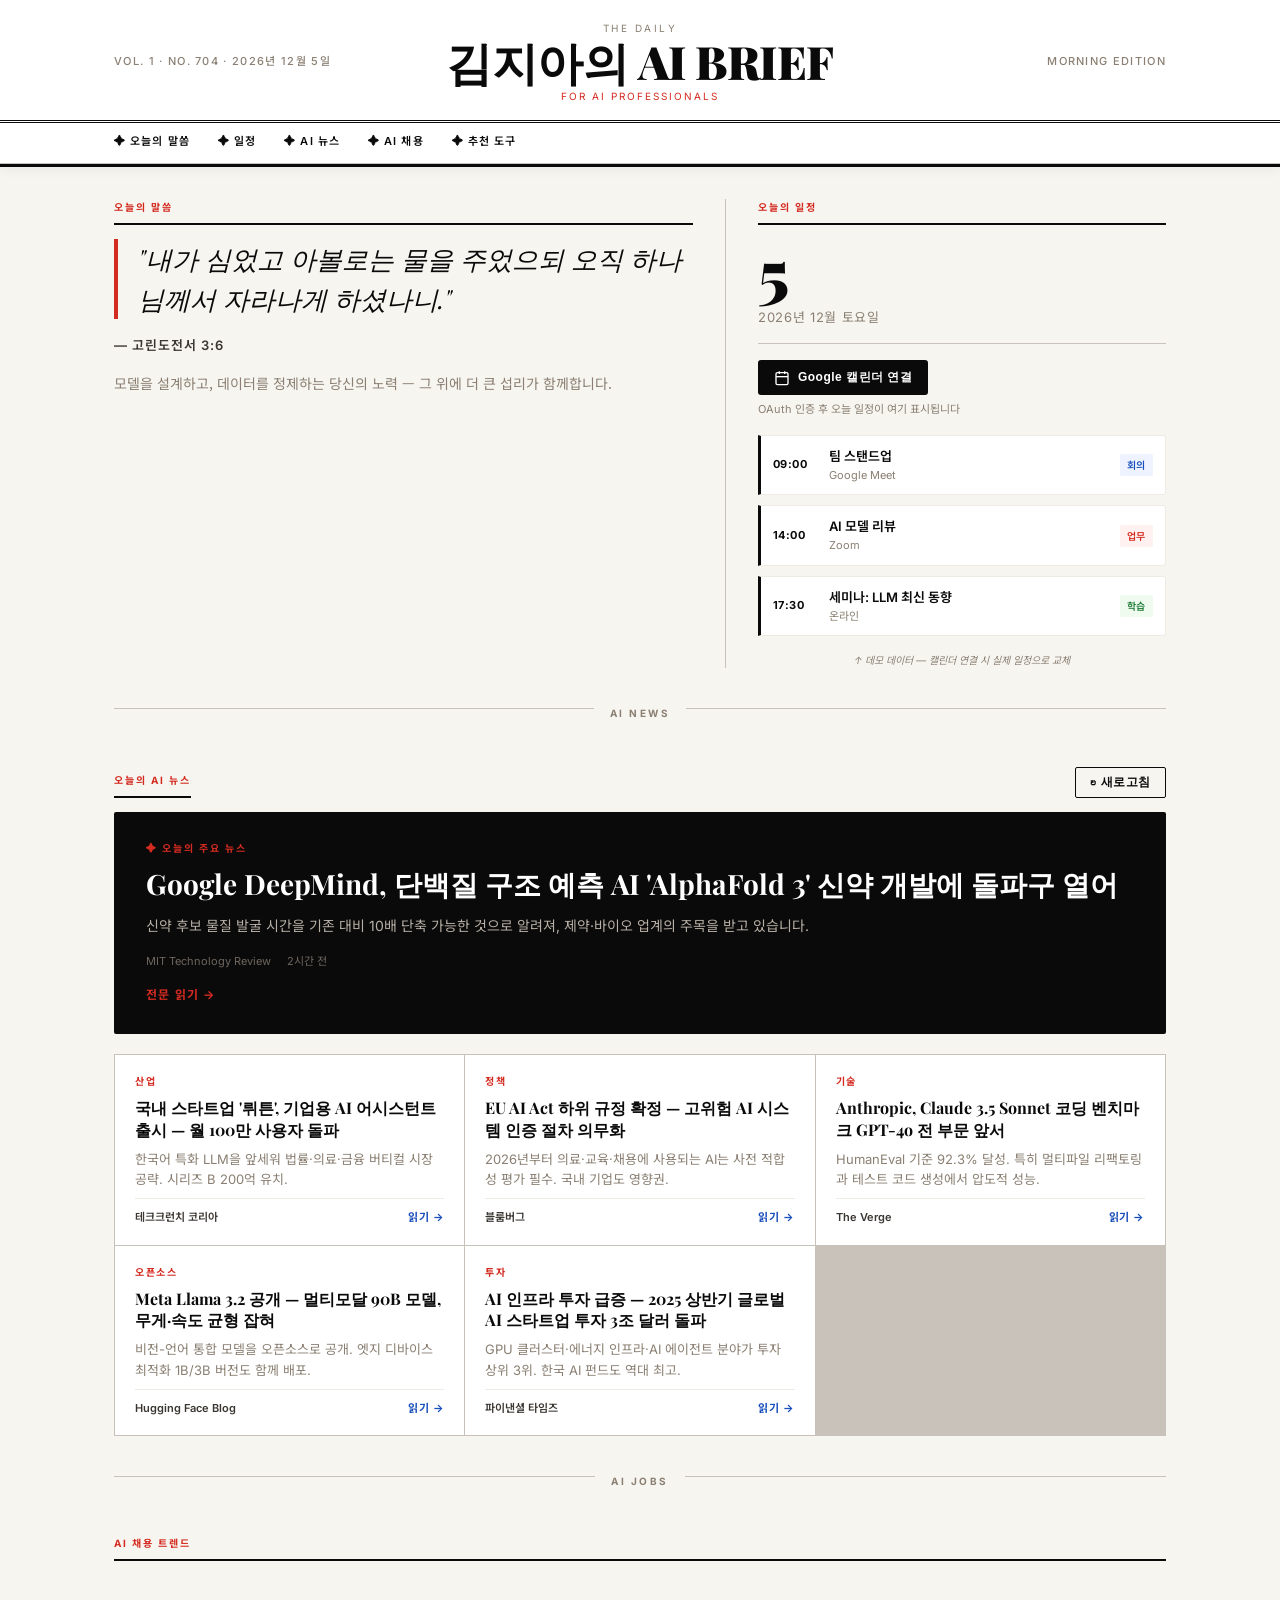
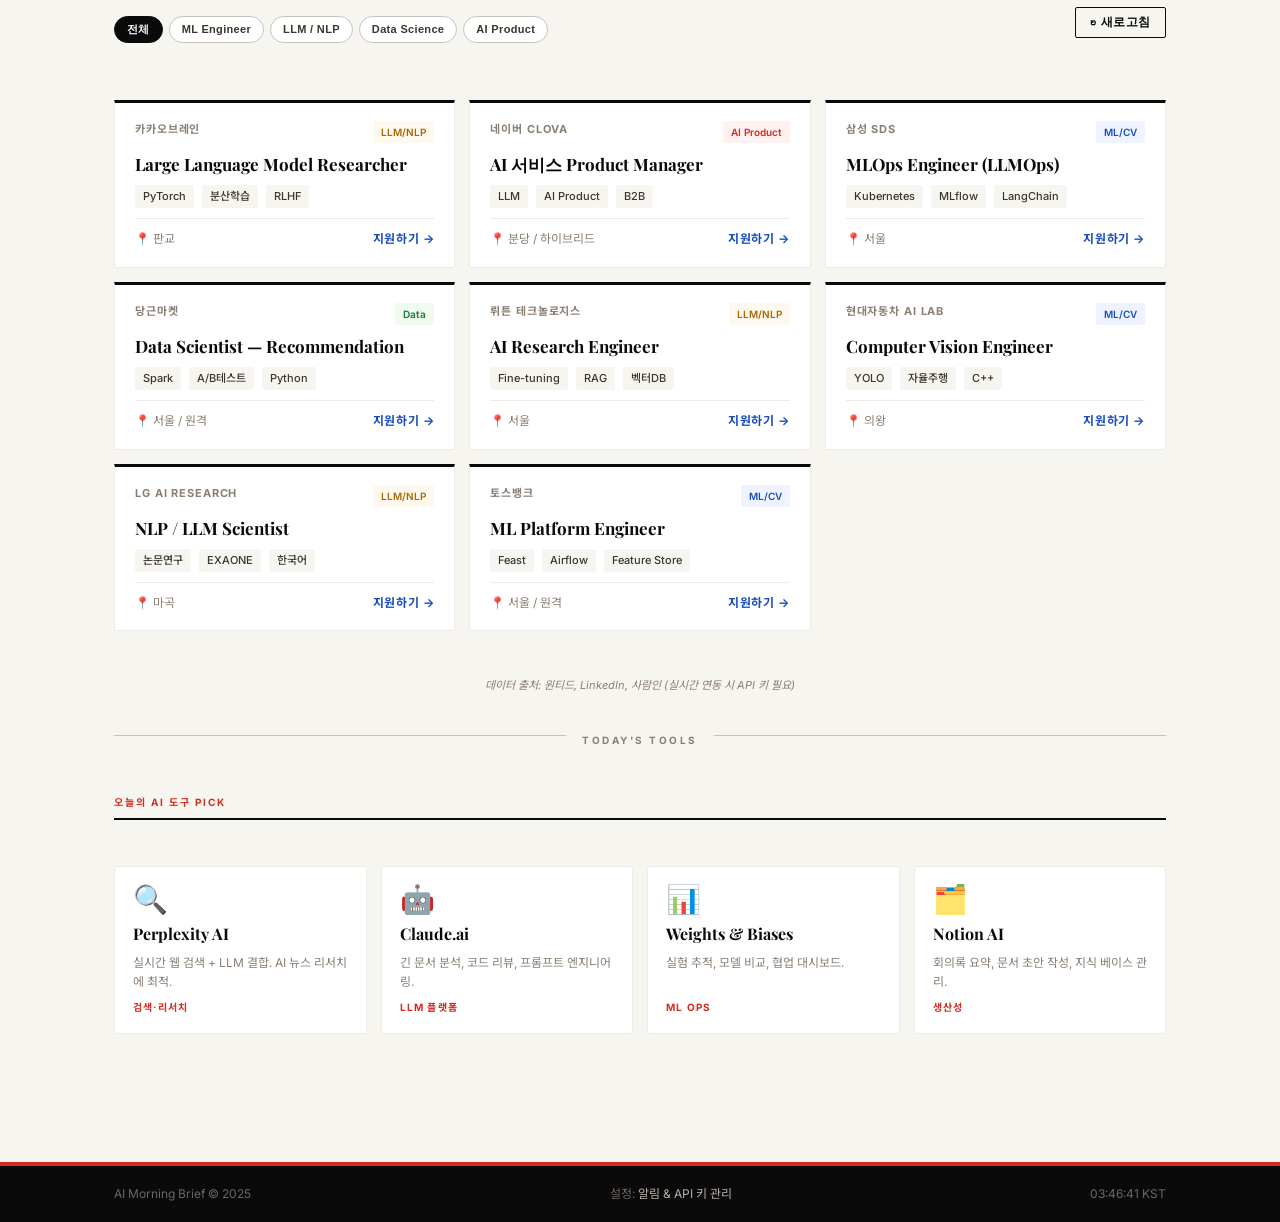
<file: index.html>
<!DOCTYPE html>
<html lang="ko">
<head>
<meta charset="UTF-8">
<meta name="viewport" content="width=device-width, initial-scale=1.0">
<title>김지아씨의 AI Morning Brief</title>
<link rel="preconnect" href="https://fonts.googleapis.com">
<link rel="preconnect" href="https://fonts.gstatic.com" crossorigin>
<link href="https://fonts.googleapis.com/css2?family=Playfair+Display:ital,wght@0,400;0,700;0,900;1,400;1,700&family=Inter:wght@300;400;500;600&family=Noto+Sans+KR:wght@300;400;500;700&display=swap" rel="stylesheet">
<link rel="stylesheet" href="style.css">
</head>
<body>

<!-- ───── MASTHEAD ───── -->
<header class="masthead">
  <div class="masthead-top">
    <span class="issue-info" id="issueDate">Loading...</span>
    <div class="masthead-logo">
      <span class="logo-eyebrow">The Daily</span>
      <h1 class="logo-title">김지아의 AI BRIEF</h1>
      <span class="logo-sub">For AI Professionals</span>
    </div>
    <span class="issue-info issue-right">Morning Edition</span>
  </div>
  <div class="masthead-rule"></div>
  <nav class="section-nav">
    <a href="#verse">✦ 오늘의 말씀</a>
    <a href="#calendar">✦ 일정</a>
    <a href="#ainews">✦ AI 뉴스</a>
    <a href="#jobs">✦ AI 채용</a>
    <a href="#tools">✦ 추천 도구</a>
  </nav>
  <div class="masthead-rule thin"></div>
</header>

<main class="page">

  <!-- ───── ROW 1: VERSE + WEATHER + CALENDAR ───── -->
  <section class="row row-top" id="verse">
    
    <!-- 성경 말씀 (메인 칼럼) -->
    <article class="col-main verse-block">
      <div class="section-eyebrow">오늘의 말씀</div>
      <blockquote class="verse-text" id="verseText">
        <span class="verse-loading">말씀을 불러오는 중...</span>
      </blockquote>
      <cite class="verse-ref" id="verseRef"></cite>
      <p class="verse-reflection" id="verseReflection"></p>
    </article>

    <!-- 사이드: 날짜 + 달력 요약 -->
    <aside class="col-side" id="calendar">
      <div class="section-eyebrow">오늘의 일정</div>
      
      <div class="date-display">
        <div class="date-big" id="dateBig">--</div>
        <div class="date-detail" id="dateDetail">--</div>
      </div>

      <div class="calendar-connect">
        <button class="btn-calendar" id="calBtn" onclick="connectCalendar()">
          <svg width="16" height="16" viewBox="0 0 24 24" fill="none" stroke="currentColor" stroke-width="2"><rect x="3" y="4" width="18" height="18" rx="2"/><line x1="16" y1="2" x2="16" y2="6"/><line x1="8" y1="2" x2="8" y2="6"/><line x1="3" y1="10" x2="21" y2="10"/></svg>
          Google 캘린더 연결
        </button>
        <p class="cal-note">OAuth 인증 후 오늘 일정이 여기 표시됩니다</p>
      </div>

      <div class="events-list" id="eventsList">
        <!-- 캘린더 연결 후 채워짐 / 데모 데이터 -->
        <div class="event-item demo">
          <span class="event-time">09:00</span>
          <div class="event-detail">
            <span class="event-title">팀 스탠드업</span>
            <span class="event-loc">Google Meet</span>
          </div>
          <span class="event-badge meeting">회의</span>
        </div>
        <div class="event-item demo">
          <span class="event-time">14:00</span>
          <div class="event-detail">
            <span class="event-title">AI 모델 리뷰</span>
            <span class="event-loc">Zoom</span>
          </div>
          <span class="event-badge work">업무</span>
        </div>
        <div class="event-item demo">
          <span class="event-time">17:30</span>
          <div class="event-detail">
            <span class="event-title">세미나: LLM 최신 동향</span>
            <span class="event-loc">온라인</span>
          </div>
          <span class="event-badge learn">학습</span>
        </div>
        <p class="demo-note">↑ 데모 데이터 — 캘린더 연결 시 실제 일정으로 교체</p>
      </div>
    </aside>

  </section>

  <div class="section-rule"><span>AI NEWS</span></div>

  <!-- ───── ROW 2: AI 뉴스 ───── -->
  <section class="row row-news" id="ainews">

    <div class="news-header-row">
      <div class="section-eyebrow">오늘의 AI 뉴스</div>
      <button class="btn-refresh" onclick="loadAINews()">↻ 새로고침</button>
    </div>

    <!-- 주요 뉴스 (히어로) -->
    <div class="news-hero" id="newsHero">
      <div class="news-skeleton">뉴스를 불러오는 중...</div>
    </div>

    <!-- 서브 뉴스 그리드 -->
    <div class="news-grid" id="newsGrid">
      <!-- JS로 채워짐 -->
    </div>

  </section>

  <div class="section-rule"><span>AI JOBS</span></div>

  <!-- ───── ROW 3: 채용 정보 ───── -->
  <section class="row" id="jobs">
    <div class="section-eyebrow">AI 채용 트렌드</div>
    
    <div class="jobs-bar">
      <div class="jobs-filter">
        <button class="filter-btn active" onclick="filterJobs('all', this)">전체</button>
        <button class="filter-btn" onclick="filterJobs('ml', this)">ML Engineer</button>
        <button class="filter-btn" onclick="filterJobs('llm', this)">LLM / NLP</button>
        <button class="filter-btn" onclick="filterJobs('data', this)">Data Science</button>
        <button class="filter-btn" onclick="filterJobs('product', this)">AI Product</button>
      </div>
      <button class="btn-refresh" onclick="loadJobs()">↻ 새로고침</button>
    </div>

    <div class="jobs-grid" id="jobsGrid">
      <!-- JS로 채워짐 -->
    </div>

    <p class="data-source">데이터 출처: 원티드, LinkedIn, 사람인 (실시간 연동 시 API 키 필요)</p>
  </section>

  <div class="section-rule"><span>TODAY'S TOOLS</span></div>

  <!-- ───── ROW 4: AI 도구 추천 ───── -->
  <section class="row" id="tools">
    <div class="section-eyebrow">오늘의 AI 도구 Pick</div>
    <div class="tools-grid" id="toolsGrid">
      <!-- JS로 채워짐 -->
    </div>
  </section>

</main>

<!-- ───── FOOTER ───── -->
<footer class="footer">
  <div class="footer-rule"></div>
  <div class="footer-inner">
    <span>AI Morning Brief © 2025</span>
    <span class="footer-mid">설정: <a href="settings.html">알림 & API 키 관리</a></span>
    <span id="footerTime"></span>
  </div>
</footer>

<!-- 캘린더 모달 -->
<div class="modal-overlay" id="calModal" onclick="closeModal()">
  <div class="modal" onclick="event.stopPropagation()">
    <div class="modal-header">
      <h3>Google 캘린더 연결</h3>
      <button onclick="closeModal()">✕</button>
    </div>
    <div class="modal-body">
      <p>Google Calendar API를 연결하려면 아래 단계를 따르세요:</p>
      <ol class="setup-steps">
        <li><strong>Google Cloud Console</strong>에서 프로젝트 생성</li>
        <li>Calendar API 활성화</li>
        <li>OAuth 2.0 클라이언트 ID 발급</li>
        <li><code>config.js</code>에 클라이언트 ID 입력</li>
      </ol>
      <div class="config-preview">
        <code>// config.js<br>
const CONFIG = {<br>
&nbsp;&nbsp;GOOGLE_CLIENT_ID: "your-client-id.apps.googleusercontent.com",<br>
&nbsp;&nbsp;BIBLE_API_KEY: "your-bible-api-key", // scripture.api.bible<br>
&nbsp;&nbsp;NEWS_API_KEY: "your-newsapi-key"   // newsapi.org<br>
};</code>
      </div>
      <a href="https://console.cloud.google.com" target="_blank" class="btn-primary">Google Cloud Console 열기 →</a>
    </div>
  </div>
</div>

<script src="config.js"></script>
<script src="app.js"></script>
</body>
</html>
</file>
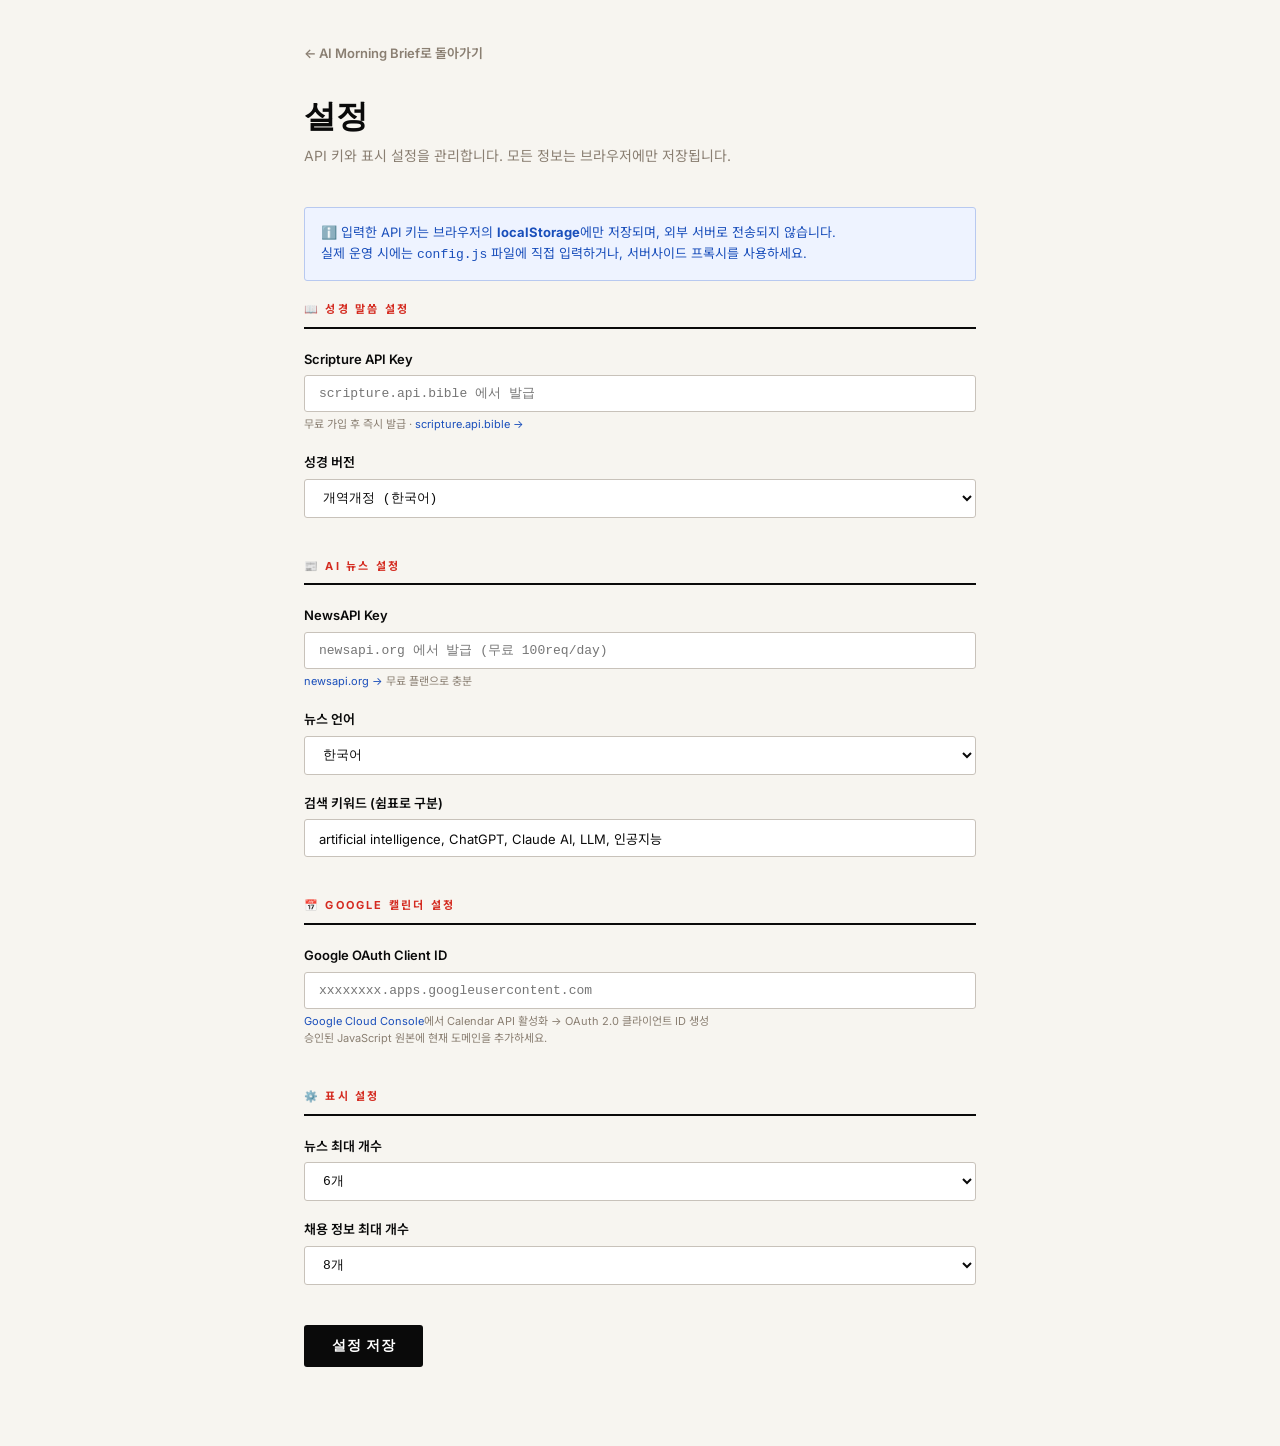
<file: settings.html>
<!DOCTYPE html>
<html lang="ko">
<head>
<meta charset="UTF-8">
<meta name="viewport" content="width=device-width, initial-scale=1.0">
<title>설정 — AI Morning Brief</title>
<link href="https://fonts.googleapis.com/css2?family=Playfair+Display:wght@700;900&family=Inter:wght@300;400;500;600&family=Noto+Sans+KR:wght@400;500;700&display=swap" rel="stylesheet">
<link rel="stylesheet" href="style.css">
<style>
  .settings-page { max-width: 720px; margin: 0 auto; padding: 40px 24px 80px; }
  .settings-title { font-family: var(--font-serif); font-size: 32px; font-weight: 900; margin-bottom: 6px; }
  .settings-sub { font-size: 14px; color: var(--ink-mute); margin-bottom: 40px; }

  .setting-group { margin-bottom: 40px; }
  .setting-group-title {
    font-size: 11px; font-weight: 700; letter-spacing: 0.2em; text-transform: uppercase;
    color: var(--accent); border-bottom: 2px solid var(--ink); padding-bottom: 8px; margin-bottom: 20px;
  }

  .field { margin-bottom: 18px; }
  .field label { display: block; font-size: 13px; font-weight: 600; color: var(--ink); margin-bottom: 6px; }
  .field small { display: block; font-size: 11px; color: var(--ink-mute); margin-top: 4px; }
  .field a { color: var(--accent-blue); font-size: 11px; }

  .field input, .field select {
    width: 100%; padding: 10px 14px; border: 1.5px solid var(--rule-thin);
    border-radius: 3px; font-size: 13px; font-family: monospace;
    background: var(--white); color: var(--ink);
    transition: border-color 0.15s;
  }
  .field input:focus, .field select:focus {
    outline: none; border-color: var(--ink);
  }

  .save-btn {
    padding: 12px 28px; background: var(--ink); color: var(--white); border: none;
    border-radius: 3px; font-size: 14px; font-weight: 600; cursor: pointer; letter-spacing: 0.05em;
    transition: background 0.15s;
  }
  .save-btn:hover { background: var(--accent); }

  .info-box {
    background: #EEF3FF; border: 1px solid #B8C9F0; border-radius: 3px;
    padding: 14px 16px; margin-bottom: 20px; font-size: 13px; color: #1A4FBB; line-height: 1.6;
  }

  .back-link { display: inline-flex; align-items: center; gap: 6px; font-size: 13px; font-weight: 600;
    color: var(--ink-mute); margin-bottom: 24px; }
  .back-link:hover { color: var(--ink); text-decoration: none; }

  .toast { position: fixed; bottom: 24px; right: 24px; background: var(--ink); color: var(--white);
    padding: 12px 20px; border-radius: 3px; font-size: 13px; font-weight: 500;
    transform: translateY(80px); opacity: 0; transition: all 0.3s; z-index: 9999; }
  .toast.show { transform: translateY(0); opacity: 1; }
</style>
</head>
<body>
<div class="settings-page">
  <a href="index.html" class="back-link">← AI Morning Brief로 돌아가기</a>

  <h1 class="settings-title">설정</h1>
  <p class="settings-sub">API 키와 표시 설정을 관리합니다. 모든 정보는 브라우저에만 저장됩니다.</p>

  <div class="info-box">
    ℹ️ 입력한 API 키는 브라우저의 <strong>localStorage</strong>에만 저장되며, 외부 서버로 전송되지 않습니다.<br>
    실제 운영 시에는 <code>config.js</code> 파일에 직접 입력하거나, 서버사이드 프록시를 사용하세요.
  </div>

  <!-- 성경 API -->
  <div class="setting-group">
    <div class="setting-group-title">📖 성경 말씀 설정</div>
    <div class="field">
      <label>Scripture API Key</label>
      <input type="password" id="bibleKey" placeholder="scripture.api.bible 에서 발급">
      <small>무료 가입 후 즉시 발급 · <a href="https://scripture.api.bible" target="_blank">scripture.api.bible →</a></small>
    </div>
    <div class="field">
      <label>성경 버전</label>
      <select id="bibleVersion">
        <option value="de4e12af7fb5a05f-01">개역개정 (한국어)</option>
        <option value="9879dbb7cfe39e4d-04">English Standard Version</option>
        <option value="de4e12af7fb5a05f-02">개역한글</option>
      </select>
    </div>
  </div>

  <!-- 뉴스 API -->
  <div class="setting-group">
    <div class="setting-group-title">📰 AI 뉴스 설정</div>
    <div class="field">
      <label>NewsAPI Key</label>
      <input type="password" id="newsKey" placeholder="newsapi.org 에서 발급 (무료 100req/day)">
      <small><a href="https://newsapi.org/register" target="_blank">newsapi.org →</a> 무료 플랜으로 충분</small>
    </div>
    <div class="field">
      <label>뉴스 언어</label>
      <select id="newsLang">
        <option value="ko">한국어</option>
        <option value="en">English</option>
      </select>
    </div>
    <div class="field">
      <label>검색 키워드 (쉼표로 구분)</label>
      <input type="text" id="newsKeywords" value="artificial intelligence, ChatGPT, Claude AI, LLM, 인공지능"
        style="font-family: var(--font-sans);">
    </div>
  </div>

  <!-- Google Calendar -->
  <div class="setting-group">
    <div class="setting-group-title">📅 Google 캘린더 설정</div>
    <div class="field">
      <label>Google OAuth Client ID</label>
      <input type="text" id="gClientId" placeholder="xxxxxxxx.apps.googleusercontent.com">
      <small>
        <a href="https://console.cloud.google.com" target="_blank">Google Cloud Console</a>에서
        Calendar API 활성화 → OAuth 2.0 클라이언트 ID 생성<br>
        승인된 JavaScript 원본에 현재 도메인을 추가하세요.
      </small>
    </div>
  </div>

  <!-- 표시 설정 -->
  <div class="setting-group">
    <div class="setting-group-title">⚙️ 표시 설정</div>
    <div class="field">
      <label>뉴스 최대 개수</label>
      <select id="maxNews">
        <option value="4">4개</option>
        <option value="6" selected>6개</option>
        <option value="9">9개</option>
      </select>
    </div>
    <div class="field">
      <label>채용 정보 최대 개수</label>
      <select id="maxJobs">
        <option value="4">4개</option>
        <option value="8" selected>8개</option>
        <option value="12">12개</option>
      </select>
    </div>
  </div>

  <button class="save-btn" onclick="saveSettings()">설정 저장</button>
</div>

<div class="toast" id="toast">✓ 설정이 저장되었습니다</div>

<script>
  // 저장된 설정 불러오기
  window.addEventListener("DOMContentLoaded", () => {
    const s = JSON.parse(localStorage.getItem("ambConfig") || "{}");
    if (s.bibleKey)    document.getElementById("bibleKey").value = s.bibleKey;
    if (s.bibleVersion) document.getElementById("bibleVersion").value = s.bibleVersion;
    if (s.newsKey)     document.getElementById("newsKey").value = s.newsKey;
    if (s.newsLang)    document.getElementById("newsLang").value = s.newsLang;
    if (s.newsKeywords) document.getElementById("newsKeywords").value = s.newsKeywords;
    if (s.gClientId)   document.getElementById("gClientId").value = s.gClientId;
    if (s.maxNews)     document.getElementById("maxNews").value = s.maxNews;
    if (s.maxJobs)     document.getElementById("maxJobs").value = s.maxJobs;
  });

  function saveSettings() {
    const cfg = {
      bibleKey:     document.getElementById("bibleKey").value.trim(),
      bibleVersion: document.getElementById("bibleVersion").value,
      newsKey:      document.getElementById("newsKey").value.trim(),
      newsLang:     document.getElementById("newsLang").value,
      newsKeywords: document.getElementById("newsKeywords").value.trim(),
      gClientId:    document.getElementById("gClientId").value.trim(),
      maxNews:      document.getElementById("maxNews").value,
      maxJobs:      document.getElementById("maxJobs").value,
    };
    localStorage.setItem("ambConfig", JSON.stringify(cfg));

    const toast = document.getElementById("toast");
    toast.classList.add("show");
    setTimeout(() => toast.classList.remove("show"), 2800);
  }
</script>
</body>
</html>
</file>
<file: style.css>
/* ── RESET & BASE ── */
*, *::before, *::after { box-sizing: border-box; margin: 0; padding: 0; }

:root {
  --ink:        #0A0A0A;
  --ink-mid:    #3A3632;
  --ink-mute:   #8A7F72;
  --cream:      #F7F5F0;
  --cream-dark: #EEEBE4;
  --accent:     #D42B20;
  --accent-blue:#1A4FBB;
  --rule:       #0A0A0A;
  --rule-thin:  #C8C2BA;
  --white:      #FFFFFF;

  --font-serif: 'Playfair Display', Georgia, serif;
  --font-sans:  'Inter', 'Noto Sans KR', sans-serif;
  --font-kr:    'Noto Sans KR', sans-serif;

  --max-w: 1100px;
  --gap: 32px;
}

html { font-size: 16px; scroll-behavior: smooth; }

body {
  background: var(--cream);
  color: var(--ink);
  font-family: var(--font-sans);
  line-height: 1.6;
  min-height: 100vh;
}

a { color: var(--ink); text-decoration: none; }
a:hover { text-decoration: underline; }

/* ── MASTHEAD ── */
.masthead {
  background: var(--white);
  border-bottom: 3px solid var(--ink);
  position: sticky;
  top: 0;
  z-index: 100;
  box-shadow: 0 2px 12px rgba(0,0,0,0.06);
}

.masthead-top {
  max-width: var(--max-w);
  margin: 0 auto;
  padding: 20px 24px 16px;
  display: grid;
  grid-template-columns: 1fr auto 1fr;
  align-items: center;
  gap: 16px;
}

.issue-info {
  font-family: var(--font-sans);
  font-size: 11px;
  font-weight: 500;
  letter-spacing: 0.12em;
  text-transform: uppercase;
  color: var(--ink-mute);
}

.issue-right { text-align: right; }

.masthead-logo { text-align: center; }

.logo-eyebrow {
  display: block;
  font-size: 10px;
  letter-spacing: 0.25em;
  text-transform: uppercase;
  color: var(--ink-mute);
  margin-bottom: 2px;
}

.logo-title {
  font-family: var(--font-serif);
  font-size: clamp(28px, 5vw, 46px);
  font-weight: 900;
  letter-spacing: -0.01em;
  line-height: 1;
  color: var(--ink);
}

.logo-sub {
  display: block;
  font-size: 10px;
  letter-spacing: 0.2em;
  text-transform: uppercase;
  color: var(--accent);
  margin-top: 4px;
}

.masthead-rule {
  border: none;
  border-top: 3px double var(--ink);
}

.masthead-rule.thin {
  border-top: 1px solid var(--rule-thin);
}

.section-nav {
  max-width: var(--max-w);
  margin: 0 auto;
  padding: 8px 24px;
  display: flex;
  gap: 28px;
  overflow-x: auto;
  scrollbar-width: none;
}

.section-nav::-webkit-scrollbar { display: none; }

.section-nav a {
  font-size: 11px;
  font-weight: 600;
  letter-spacing: 0.1em;
  text-transform: uppercase;
  color: var(--ink);
  white-space: nowrap;
  padding: 2px 0;
  border-bottom: 2px solid transparent;
  transition: border-color 0.15s, color 0.15s;
}

.section-nav a:hover {
  border-bottom-color: var(--accent);
  color: var(--accent);
  text-decoration: none;
}

/* ── PAGE LAYOUT ── */
.page {
  max-width: var(--max-w);
  margin: 0 auto;
  padding: 32px 24px 48px;
}

.row {
  display: grid;
  gap: var(--gap);
  margin-bottom: 40px;
}

.row-top {
  grid-template-columns: 3fr 2fr;
}

.section-eyebrow {
  font-size: 10px;
  font-weight: 700;
  letter-spacing: 0.2em;
  text-transform: uppercase;
  color: var(--accent);
  margin-bottom: 14px;
  padding-bottom: 8px;
  border-bottom: 2px solid var(--ink);
}

.section-rule {
  position: relative;
  text-align: center;
  margin: 16px 0 32px;
  border-top: 1px solid var(--rule-thin);
}

.section-rule span {
  position: relative;
  top: -10px;
  background: var(--cream);
  padding: 0 16px;
  font-size: 10px;
  font-weight: 700;
  letter-spacing: 0.25em;
  color: var(--ink-mute);
}

/* ── VERSE BLOCK ── */
.verse-block {
  padding-right: var(--gap);
  border-right: 1px solid var(--rule-thin);
}

.verse-text {
  font-family: var(--font-serif);
  font-size: clamp(18px, 2.5vw, 26px);
  font-style: italic;
  line-height: 1.55;
  color: var(--ink);
  margin: 0 0 16px;
  padding-left: 20px;
  border-left: 4px solid var(--accent);
}

.verse-ref {
  font-size: 13px;
  font-weight: 600;
  letter-spacing: 0.08em;
  color: var(--ink-mid);
  font-style: normal;
  display: block;
  margin-bottom: 16px;
}

.verse-reflection {
  font-size: 14px;
  color: var(--ink-mute);
  line-height: 1.7;
  font-family: var(--font-kr);
}

.verse-loading {
  color: var(--ink-mute);
  font-style: normal;
  font-size: 15px;
}

/* ── CALENDAR SIDE ── */
.col-side { min-width: 0; }

.date-display {
  margin-bottom: 16px;
  padding-bottom: 16px;
  border-bottom: 1px solid var(--rule-thin);
}

.date-big {
  font-family: var(--font-serif);
  font-size: clamp(40px, 6vw, 64px);
  font-weight: 900;
  line-height: 1;
  color: var(--ink);
}

.date-detail {
  font-size: 13px;
  color: var(--ink-mute);
  margin-top: 4px;
  letter-spacing: 0.05em;
}

.calendar-connect { margin-bottom: 16px; }

.btn-calendar {
  display: inline-flex;
  align-items: center;
  gap: 8px;
  padding: 9px 16px;
  background: var(--ink);
  color: var(--white);
  border: none;
  border-radius: 3px;
  font-size: 12px;
  font-weight: 600;
  cursor: pointer;
  letter-spacing: 0.04em;
  transition: background 0.15s;
}

.btn-calendar:hover { background: var(--ink-mid); }

.cal-note {
  font-size: 11px;
  color: var(--ink-mute);
  margin-top: 6px;
}

.events-list {
  display: flex;
  flex-direction: column;
  gap: 10px;
}

.event-item {
  display: grid;
  grid-template-columns: 46px 1fr auto;
  align-items: center;
  gap: 10px;
  padding: 10px 12px;
  background: var(--white);
  border: 1px solid var(--cream-dark);
  border-left: 3px solid var(--ink);
  border-radius: 0 3px 3px 0;
}

.event-time {
  font-size: 11px;
  font-weight: 700;
  color: var(--ink);
  font-family: var(--font-sans);
  letter-spacing: 0.04em;
}

.event-detail { min-width: 0; }

.event-title {
  display: block;
  font-size: 13px;
  font-weight: 600;
  color: var(--ink);
  white-space: nowrap;
  overflow: hidden;
  text-overflow: ellipsis;
}

.event-loc {
  display: block;
  font-size: 11px;
  color: var(--ink-mute);
}

.event-badge {
  font-size: 10px;
  font-weight: 600;
  letter-spacing: 0.06em;
  text-transform: uppercase;
  padding: 3px 7px;
  border-radius: 2px;
  white-space: nowrap;
}

.event-badge.meeting { background: #EEF3FF; color: var(--accent-blue); }
.event-badge.work    { background: #FFF1F0; color: var(--accent); }
.event-badge.learn   { background: #F0FBF0; color: #1A7A32; }

.demo-note {
  font-size: 10px;
  color: var(--ink-mute);
  text-align: center;
  padding-top: 6px;
  font-style: italic;
}

/* ── AI NEWS ── */
.row-news { display: block; }

.news-header-row {
  display: flex;
  align-items: flex-end;
  justify-content: space-between;
  margin-bottom: 0;
}

.btn-refresh {
  font-size: 12px;
  font-weight: 600;
  padding: 6px 14px;
  background: none;
  border: 1.5px solid var(--ink);
  border-radius: 2px;
  cursor: pointer;
  color: var(--ink);
  letter-spacing: 0.05em;
  transition: all 0.15s;
  margin-bottom: 14px;
}

.btn-refresh:hover { background: var(--ink); color: var(--white); }

/* 히어로 뉴스 */
.news-hero {
  background: var(--ink);
  color: var(--white);
  padding: 28px 32px;
  margin-bottom: 20px;
  border-radius: 2px;
  min-height: 160px;
}

.news-hero-eyebrow {
  font-size: 10px;
  letter-spacing: 0.2em;
  text-transform: uppercase;
  color: var(--accent);
  font-weight: 700;
  margin-bottom: 10px;
}

.news-hero h2 {
  font-family: var(--font-serif);
  font-size: clamp(18px, 3vw, 28px);
  font-weight: 700;
  line-height: 1.3;
  margin-bottom: 12px;
  color: var(--white);
}

.news-hero p {
  font-size: 14px;
  color: #B8B0A6;
  line-height: 1.65;
  max-width: 680px;
}

.news-hero-meta {
  margin-top: 16px;
  font-size: 11px;
  color: #6E665E;
  display: flex;
  gap: 16px;
}

.news-hero a.read-more {
  display: inline-block;
  margin-top: 14px;
  font-size: 12px;
  font-weight: 700;
  letter-spacing: 0.1em;
  text-transform: uppercase;
  color: var(--accent);
  text-decoration: none;
}

.news-hero a.read-more:hover { color: #FF3A2F; text-decoration: underline; }

/* 서브 뉴스 그리드 */
.news-grid {
  display: grid;
  grid-template-columns: repeat(3, 1fr);
  gap: 1px;
  background: var(--rule-thin);
  border: 1px solid var(--rule-thin);
}

.news-card {
  background: var(--white);
  padding: 18px 20px;
  display: flex;
  flex-direction: column;
  gap: 8px;
  transition: background 0.12s;
}

.news-card:hover { background: var(--cream); }

.news-card-tag {
  font-size: 10px;
  font-weight: 700;
  letter-spacing: 0.15em;
  text-transform: uppercase;
  color: var(--accent);
}

.news-card h3 {
  font-family: var(--font-serif);
  font-size: 16px;
  font-weight: 700;
  line-height: 1.35;
  color: var(--ink);
}

.news-card p {
  font-size: 13px;
  color: var(--ink-mute);
  line-height: 1.6;
  flex: 1;
}

.news-card-footer {
  display: flex;
  justify-content: space-between;
  align-items: center;
  padding-top: 10px;
  border-top: 1px solid var(--cream-dark);
}

.news-card-source {
  font-size: 11px;
  font-weight: 600;
  color: var(--ink-mid);
}

.news-card-link {
  font-size: 11px;
  font-weight: 700;
  color: var(--accent-blue);
  letter-spacing: 0.05em;
}

.news-skeleton {
  color: var(--white);
  opacity: 0.5;
  font-size: 14px;
  padding: 20px 0;
}

/* ── JOBS ── */
.jobs-bar {
  display: flex;
  justify-content: space-between;
  align-items: center;
  margin-bottom: 16px;
  flex-wrap: wrap;
  gap: 8px;
}

.jobs-filter {
  display: flex;
  gap: 6px;
  flex-wrap: wrap;
}

.filter-btn {
  font-size: 11px;
  font-weight: 600;
  padding: 5px 12px;
  border: 1.5px solid var(--rule-thin);
  background: var(--white);
  border-radius: 20px;
  cursor: pointer;
  color: var(--ink-mid);
  transition: all 0.14s;
  letter-spacing: 0.03em;
}

.filter-btn:hover, .filter-btn.active {
  background: var(--ink);
  color: var(--white);
  border-color: var(--ink);
}

.jobs-grid {
  display: grid;
  grid-template-columns: repeat(auto-fill, minmax(300px, 1fr));
  gap: 14px;
}

.job-card {
  background: var(--white);
  border: 1px solid var(--cream-dark);
  border-top: 3px solid var(--ink);
  padding: 18px 20px;
  border-radius: 0 0 3px 3px;
  display: flex;
  flex-direction: column;
  gap: 10px;
  transition: box-shadow 0.15s, transform 0.15s;
}

.job-card:hover {
  box-shadow: 0 6px 20px rgba(0,0,0,0.08);
  transform: translateY(-2px);
}

.job-card-top {
  display: flex;
  justify-content: space-between;
  align-items: flex-start;
  gap: 8px;
}

.job-company {
  font-size: 11px;
  font-weight: 700;
  letter-spacing: 0.08em;
  text-transform: uppercase;
  color: var(--ink-mute);
}

.job-type-badge {
  font-size: 10px;
  font-weight: 600;
  padding: 3px 8px;
  border-radius: 2px;
  white-space: nowrap;
  flex-shrink: 0;
}

.badge-ml    { background: #EEF3FF; color: var(--accent-blue); }
.badge-llm   { background: #FFF8EE; color: #A86800; }
.badge-data  { background: #F0FBF0; color: #1A7A32; }
.badge-product { background: #FFF1F0; color: var(--accent); }

.job-title {
  font-family: var(--font-serif);
  font-size: 17px;
  font-weight: 700;
  color: var(--ink);
  line-height: 1.3;
}

.job-meta {
  display: flex;
  flex-wrap: wrap;
  gap: 8px;
}

.job-tag {
  font-size: 11px;
  background: var(--cream);
  color: var(--ink-mid);
  padding: 3px 8px;
  border-radius: 2px;
  font-weight: 500;
}

.job-footer {
  display: flex;
  justify-content: space-between;
  align-items: center;
  padding-top: 10px;
  border-top: 1px solid var(--cream-dark);
}

.job-location {
  font-size: 12px;
  color: var(--ink-mute);
}

.job-link {
  font-size: 12px;
  font-weight: 700;
  color: var(--accent-blue);
  letter-spacing: 0.05em;
}

.job-link:hover { color: var(--accent); text-decoration: underline; }

.data-source {
  font-size: 11px;
  color: var(--ink-mute);
  margin-top: 14px;
  font-style: italic;
  text-align: center;
}

/* ── TOOLS ── */
.tools-grid {
  display: grid;
  grid-template-columns: repeat(4, 1fr);
  gap: 14px;
}

.tool-card {
  background: var(--white);
  border: 1px solid var(--cream-dark);
  padding: 18px;
  border-radius: 3px;
  display: flex;
  flex-direction: column;
  gap: 8px;
  transition: box-shadow 0.15s;
}

.tool-card:hover { box-shadow: 0 4px 14px rgba(0,0,0,0.07); }

.tool-icon {
  font-size: 28px;
  line-height: 1;
}

.tool-name {
  font-family: var(--font-serif);
  font-size: 16px;
  font-weight: 700;
  color: var(--ink);
}

.tool-desc {
  font-size: 12px;
  color: var(--ink-mute);
  line-height: 1.55;
  flex: 1;
}

.tool-category {
  font-size: 10px;
  font-weight: 700;
  letter-spacing: 0.12em;
  text-transform: uppercase;
  color: var(--accent);
}

/* ── FOOTER ── */
.footer {
  background: var(--ink);
  color: var(--white);
  margin-top: 40px;
}

.footer-rule {
  height: 4px;
  background: var(--accent);
}

.footer-inner {
  max-width: var(--max-w);
  margin: 0 auto;
  padding: 18px 24px;
  display: flex;
  justify-content: space-between;
  align-items: center;
  font-size: 12px;
  color: #6E665E;
}

.footer-mid a { color: #B8B0A6; }
.footer-mid a:hover { color: var(--white); }

/* ── MODAL ── */
.modal-overlay {
  display: none;
  position: fixed;
  inset: 0;
  background: rgba(0,0,0,0.55);
  z-index: 999;
  align-items: center;
  justify-content: center;
}

.modal-overlay.open { display: flex; }

.modal {
  background: var(--white);
  max-width: 500px;
  width: 90%;
  border-radius: 4px;
  overflow: hidden;
  border-top: 4px solid var(--accent);
}

.modal-header {
  padding: 16px 20px;
  display: flex;
  justify-content: space-between;
  align-items: center;
  border-bottom: 1px solid var(--cream-dark);
}

.modal-header h3 {
  font-family: var(--font-serif);
  font-size: 18px;
}

.modal-header button {
  background: none;
  border: none;
  font-size: 16px;
  cursor: pointer;
  color: var(--ink-mute);
}

.modal-body {
  padding: 20px;
}

.modal-body p { font-size: 14px; color: var(--ink-mid); margin-bottom: 14px; }

.setup-steps {
  font-size: 13px;
  color: var(--ink);
  padding-left: 18px;
  line-height: 2;
  margin-bottom: 16px;
}

.config-preview {
  background: #1A1A1A;
  color: #A8D08D;
  font-family: monospace;
  font-size: 12px;
  padding: 14px 16px;
  border-radius: 3px;
  line-height: 1.8;
  margin-bottom: 16px;
}

.btn-primary {
  display: inline-block;
  padding: 10px 18px;
  background: var(--ink);
  color: var(--white);
  font-size: 13px;
  font-weight: 600;
  border-radius: 3px;
  letter-spacing: 0.04em;
  transition: background 0.14s;
}

.btn-primary:hover { background: var(--accent); text-decoration: none; }

/* ── RESPONSIVE ── */
@media (max-width: 860px) {
  .row-top { grid-template-columns: 1fr; }
  .verse-block { padding-right: 0; border-right: none; border-bottom: 1px solid var(--rule-thin); padding-bottom: 24px; }
  .news-grid { grid-template-columns: 1fr 1fr; }
  .tools-grid { grid-template-columns: repeat(2, 1fr); }
  .masthead-top { grid-template-columns: 1fr; gap: 6px; text-align: center; }
  .issue-info { text-align: center !important; }
}

@media (max-width: 560px) {
  .page { padding: 20px 16px 40px; }
  .news-grid { grid-template-columns: 1fr; }
  .tools-grid { grid-template-columns: 1fr; }
  .footer-inner { flex-direction: column; gap: 6px; text-align: center; }
  .jobs-bar { flex-direction: column; align-items: flex-start; }
}
</file>
